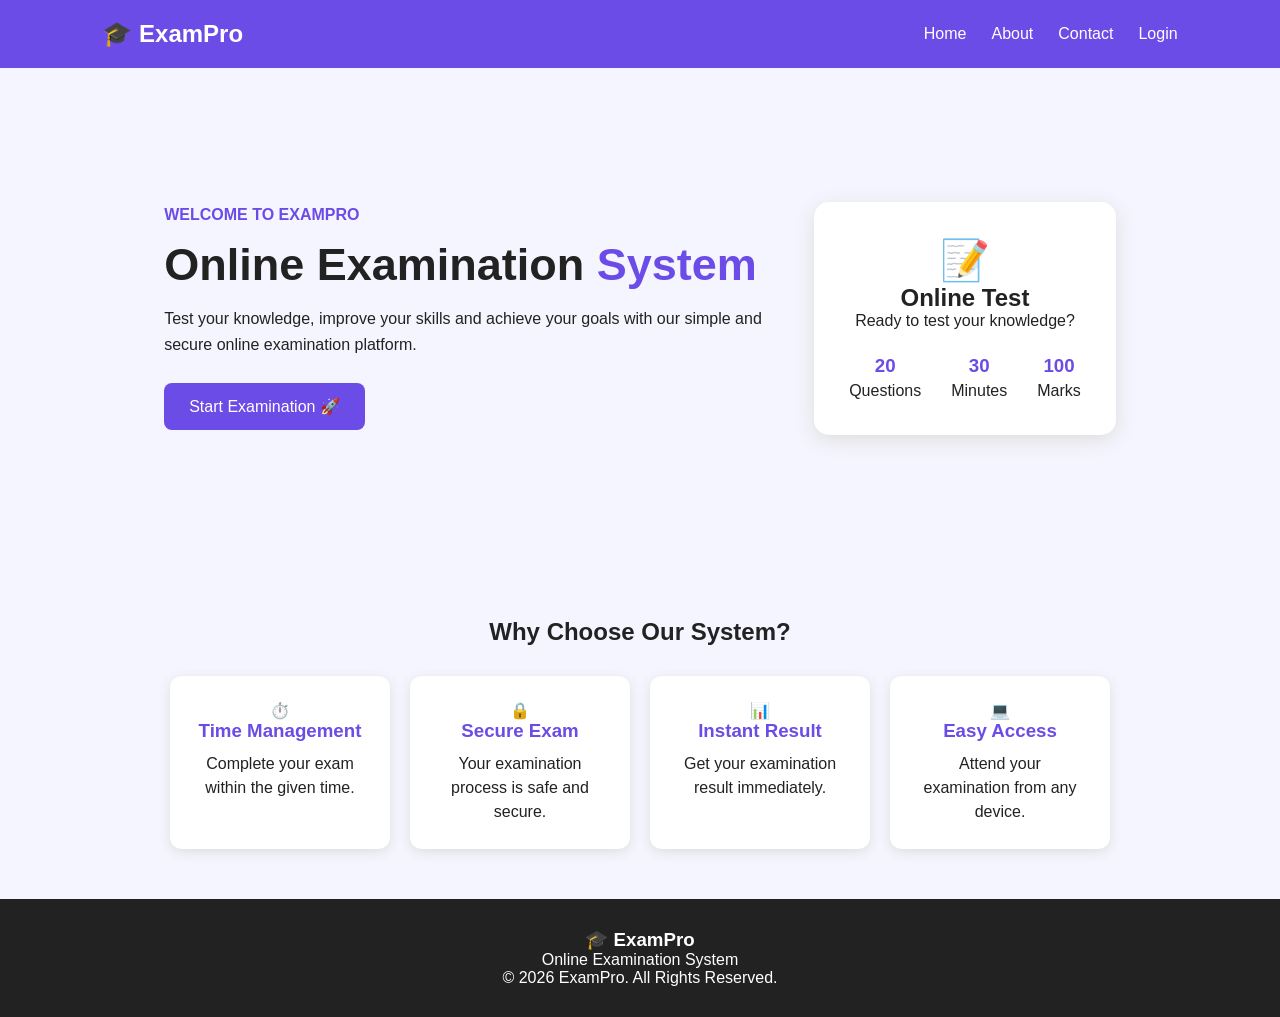
<file: index.html>
<!DOCTYPE html>
<html lang="en">

<head>
    <meta charset="UTF-8">
    <meta name="viewport" content="width=device-width, initial-scale=1.0">

    <title>Online Examination System</title>

    <link rel="stylesheet" href="css/style.css">
</head>

<body>

    <!-- Navigation Bar -->
    <nav class="navbar">

        <div class="logo">
            🎓 ExamPro
        </div>

        <div class="nav-links">
            <a href="index.html">Home</a>
            <a href="#">About</a>
            <a href="#">Contact</a>

            <!-- Login -->
            <a href="login.html">Login</a>
        </div>

    </nav>


    <!-- Main Section -->
    <section class="hero">

        <div class="hero-content">

            <p class="welcome">WELCOME TO EXAMPRO</p>

            <h1>
                Online Examination
                <span>System</span>
            </h1>

            <p class="description">
                Test your knowledge, improve your skills and
                achieve your goals with our simple and secure
                online examination platform.
            </p>

            <!-- Start Examination -->
            <button class="start-btn"
                onclick="window.location.href='login.html'">
                Start Examination 🚀
            </button>

        </div>


        <!-- Exam Card -->
        <div class="exam-card">

            <div class="exam-icon">
                📝
            </div>

            <h2>Online Test</h2>

            <p>Ready to test your knowledge?</p>

            <div class="exam-details">

                <div>
                    <h3>20</h3>
                    <p>Questions</p>
                </div>

                <div>
                    <h3>30</h3>
                    <p>Minutes</p>
                </div>

                <div>
                    <h3>100</h3>
                    <p>Marks</p>
                </div>

            </div>

        </div>

    </section>


    <!-- Features Section -->
    <section class="features">

        <h2>Why Choose Our System?</h2>

        <div class="feature-container">

            <div class="feature-box">
                <div>⏱️</div>
                <h3>Time Management</h3>
                <p>
                    Complete your exam within the given time.
                </p>
            </div>


            <div class="feature-box">
                <div>🔒</div>
                <h3>Secure Exam</h3>
                <p>
                    Your examination process is safe and secure.
                </p>
            </div>


            <div class="feature-box">
                <div>📊</div>
                <h3>Instant Result</h3>
                <p>
                    Get your examination result immediately.
                </p>
            </div>


            <div class="feature-box">
                <div>💻</div>
                <h3>Easy Access</h3>
                <p>
                    Attend your examination from any device.
                </p>
            </div>

        </div>

    </section>


    <!-- Footer -->
    <footer>

        <h3>🎓 ExamPro</h3>

        <p>Online Examination System</p>

        <p>© 2026 ExamPro. All Rights Reserved.</p>

    </footer>

</body>

</html>
</file>
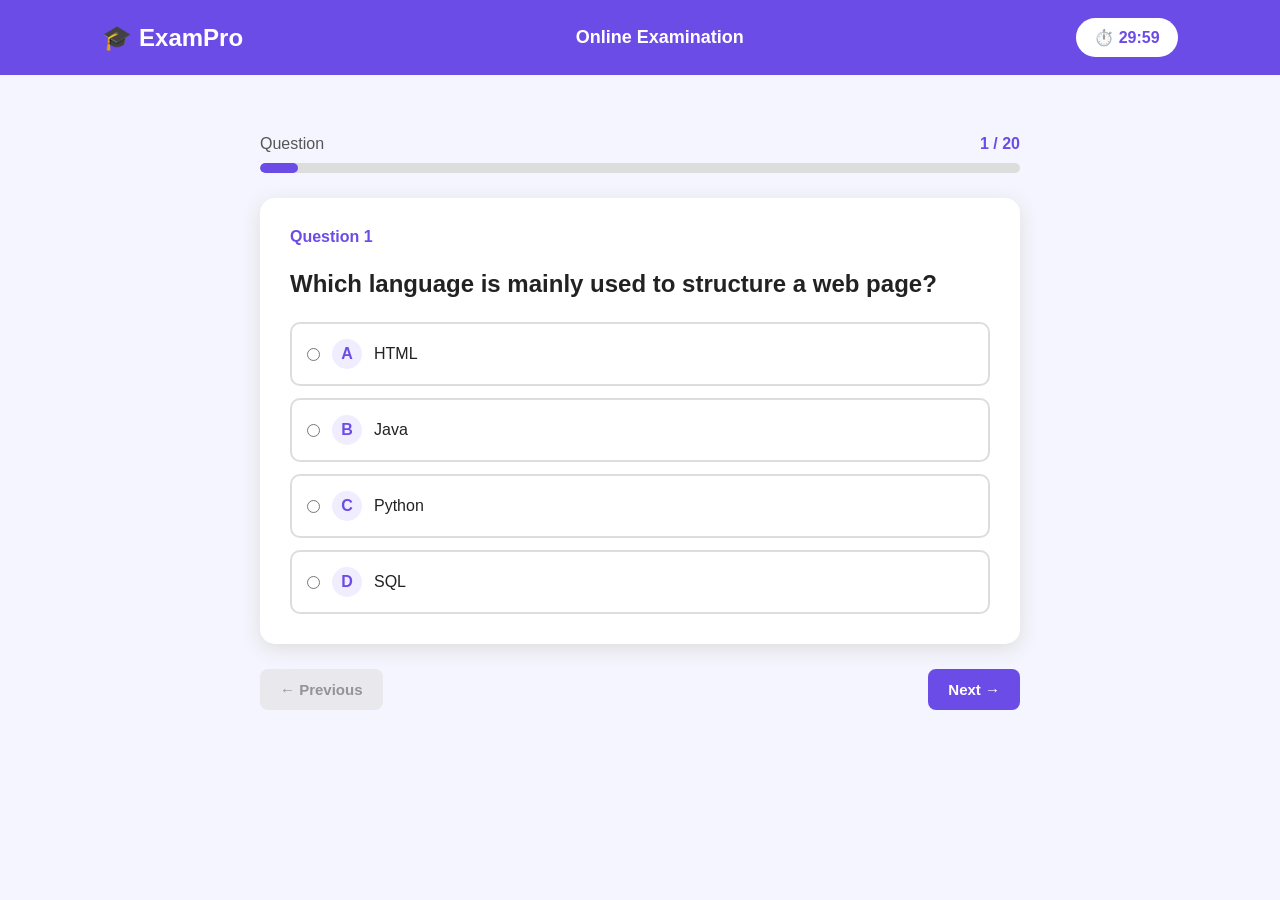
<file: exam.html>
<!DOCTYPE html>
<html lang="en">

<head>

    <meta charset="UTF-8">
    <meta name="viewport" content="width=device-width, initial-scale=1.0">

    <title>Online Exam | ExamPro</title>

    <link rel="stylesheet" href="css/style.css">

</head>


<body>

    <!-- Exam Header -->
    <header class="exam-top">

        <div class="exam-brand">
            🎓 ExamPro
        </div>

        <div class="exam-name">
            Online Examination
        </div>

        <div class="timer">
            ⏱️ <span id="timer">30:00</span>
        </div>

    </header>


    <!-- Exam Main Area -->
    <main class="exam-container">

        <!-- Progress -->
        <div class="progress-area">

            <div class="progress-text">

                <span>Question</span>

                <strong>
                    <span id="currentQuestion">1</span> / 20
                </strong>

            </div>


            <div class="progress-bar">

                <div
                    class="progress"
                    id="progress">
                </div>

            </div>

        </div>


        <!-- Question Card -->
        <div class="question-card">

            <div
                class="question-number"
                id="questionNumber">

                Question 1

            </div>


            <h2 id="question">
                Loading question...
            </h2>


            <!-- Options -->
            <div class="options">

                <label class="option">

                    <input
                        type="radio"
                        name="answer"
                        value="A">

                    <span class="option-letter">
                        A
                    </span>

                    <span id="optionA">
                        Option A
                    </span>

                </label>


                <label class="option">

                    <input
                        type="radio"
                        name="answer"
                        value="B">

                    <span class="option-letter">
                        B
                    </span>

                    <span id="optionB">
                        Option B
                    </span>

                </label>


                <label class="option">

                    <input
                        type="radio"
                        name="answer"
                        value="C">

                    <span class="option-letter">
                        C
                    </span>

                    <span id="optionC">
                        Option C
                    </span>

                </label>


                <label class="option">

                    <input
                        type="radio"
                        name="answer"
                        value="D">

                    <span class="option-letter">
                        D
                    </span>

                    <span id="optionD">
                        Option D
                    </span>

                </label>

            </div>

        </div>


        <!-- Buttons -->
        <div class="exam-buttons">

            <button
                type="button"
                id="previousBtn"
                class="previous-btn">

                ← Previous

            </button>


            <button
                type="button"
                id="nextBtn"
                class="next-btn">

                Next →

            </button>


            <button
                type="button"
                id="submitBtn"
                class="submit-btn">

                Submit Exam ✓

            </button>

        </div>

    </main>


    <!-- JavaScript -->
    <script src="script.js"></script>

</body>

</html>
</file>
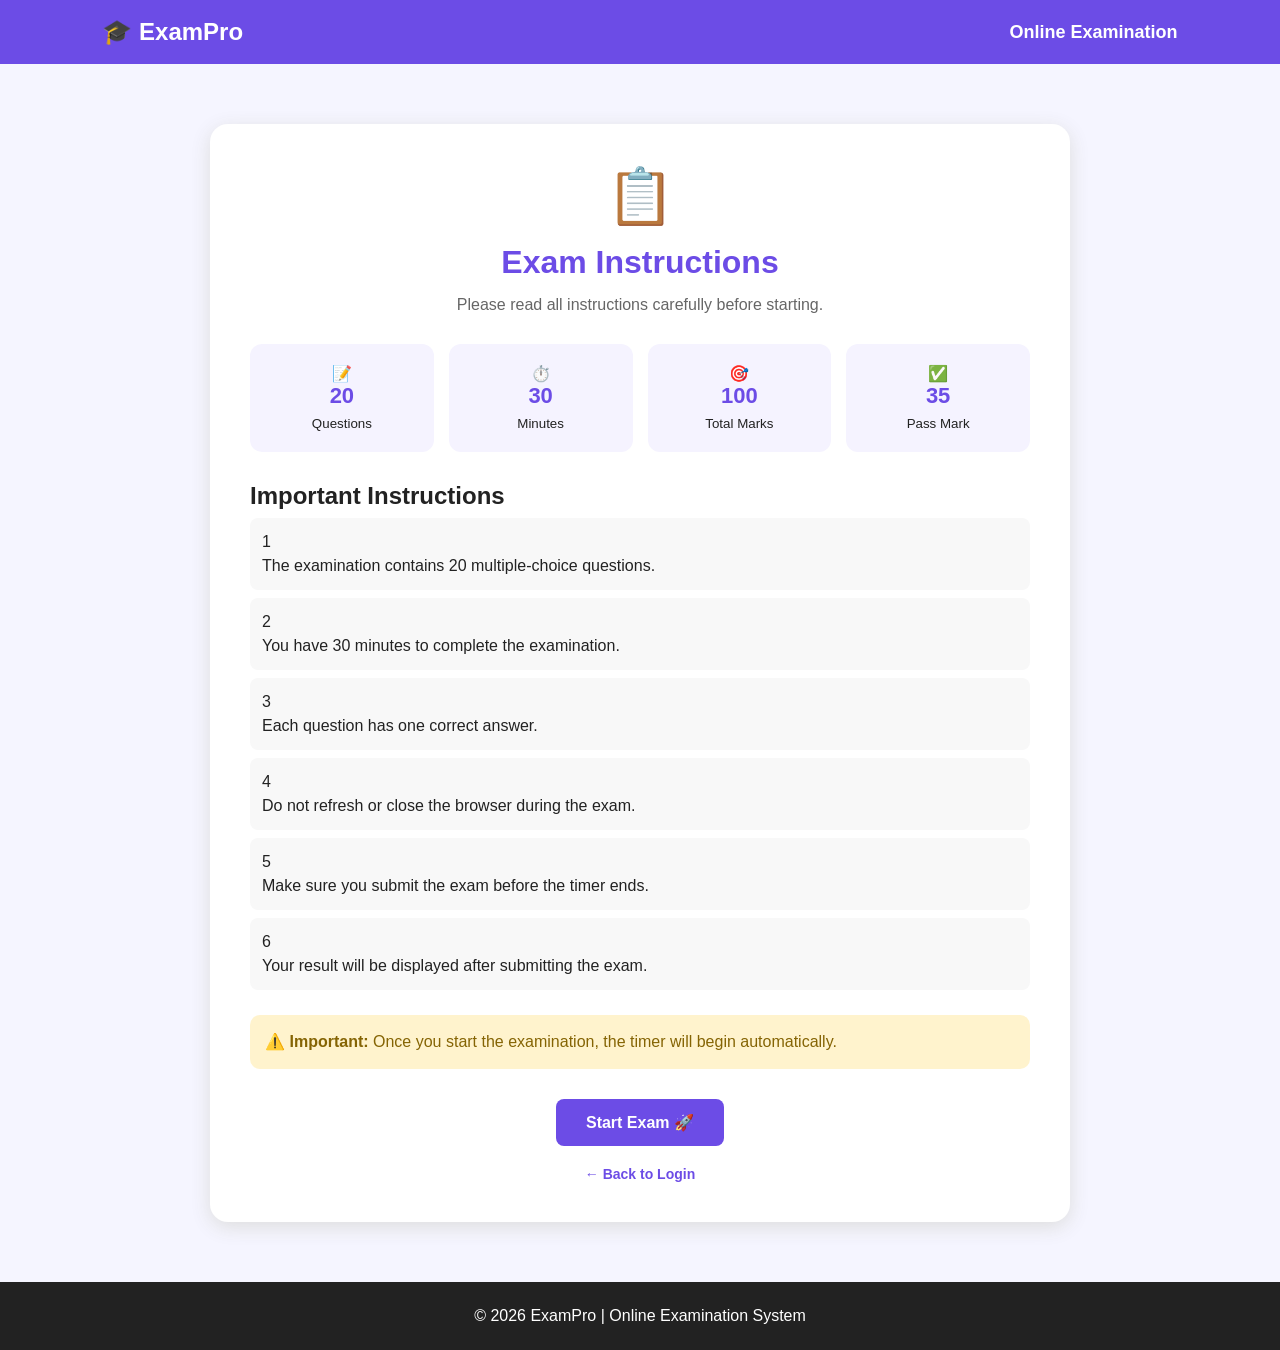
<file: instruction.html>
<!DOCTYPE html>
<html lang="en">

<head>
    <meta charset="UTF-8">
    <meta name="viewport" content="width=device-width, initial-scale=1.0">

    <title>Exam Instructions | ExamPro</title>

    <link rel="stylesheet" href="css/style.css">
</head>

<body>

    <!-- Header -->
    <header class="exam-header">

        <div class="exam-logo">
            🎓 ExamPro
        </div>

        <div class="exam-title">
            Online Examination
        </div>

    </header>


    <!-- Main Content -->
    <main class="instructions-page">

        <div class="instructions-card">

            <div class="instruction-icon">
                📋
            </div>

            <h1>Exam Instructions</h1>

            <p class="instruction-subtitle">
                Please read all instructions carefully before starting.
            </p>


            <!-- Exam Information -->
            <div class="exam-info">

                <div class="info-box">
                    <span>📝</span>
                    <strong>20</strong>
                    <small>Questions</small>
                </div>

                <div class="info-box">
                    <span>⏱️</span>
                    <strong>30</strong>
                    <small>Minutes</small>
                </div>

                <div class="info-box">
                    <span>🎯</span>
                    <strong>100</strong>
                    <small>Total Marks</small>
                </div>

                <div class="info-box">
                    <span>✅</span>
                    <strong>35</strong>
                    <small>Pass Mark</small>
                </div>

            </div>


            <!-- Rules -->
            <div class="rules">

                <h2>Important Instructions</h2>

                <div class="rule">
                    <span>1</span>
                    <p>
                        The examination contains 20 multiple-choice questions.
                    </p>
                </div>

                <div class="rule">
                    <span>2</span>
                    <p>
                        You have 30 minutes to complete the examination.
                    </p>
                </div>

                <div class="rule">
                    <span>3</span>
                    <p>
                        Each question has one correct answer.
                    </p>
                </div>

                <div class="rule">
                    <span>4</span>
                    <p>
                        Do not refresh or close the browser during the exam.
                    </p>
                </div>

                <div class="rule">
                    <span>5</span>
                    <p>
                        Make sure you submit the exam before the timer ends.
                    </p>
                </div>

                <div class="rule">
                    <span>6</span>
                    <p>
                        Your result will be displayed after submitting the exam.
                    </p>
                </div>

            </div>


            <!-- Warning -->
            <div class="warning">
                ⚠️ <strong>Important:</strong>
                Once you start the examination, the timer will begin automatically.
            </div>


            <!-- Start Button -->
            <div class="start-area">

                <a href="exam.html" class="start-exam-btn">
                    Start Exam 🚀
                </a>

            </div>


            <a href="login.html" class="back-login">
                ← Back to Login
            </a>

        </div>

    </main>


    <!-- Footer -->
    <footer class="exam-footer">

        <p>
            © 2026 ExamPro | Online Examination System
        </p>

    </footer>

</body>

</html>
</file>
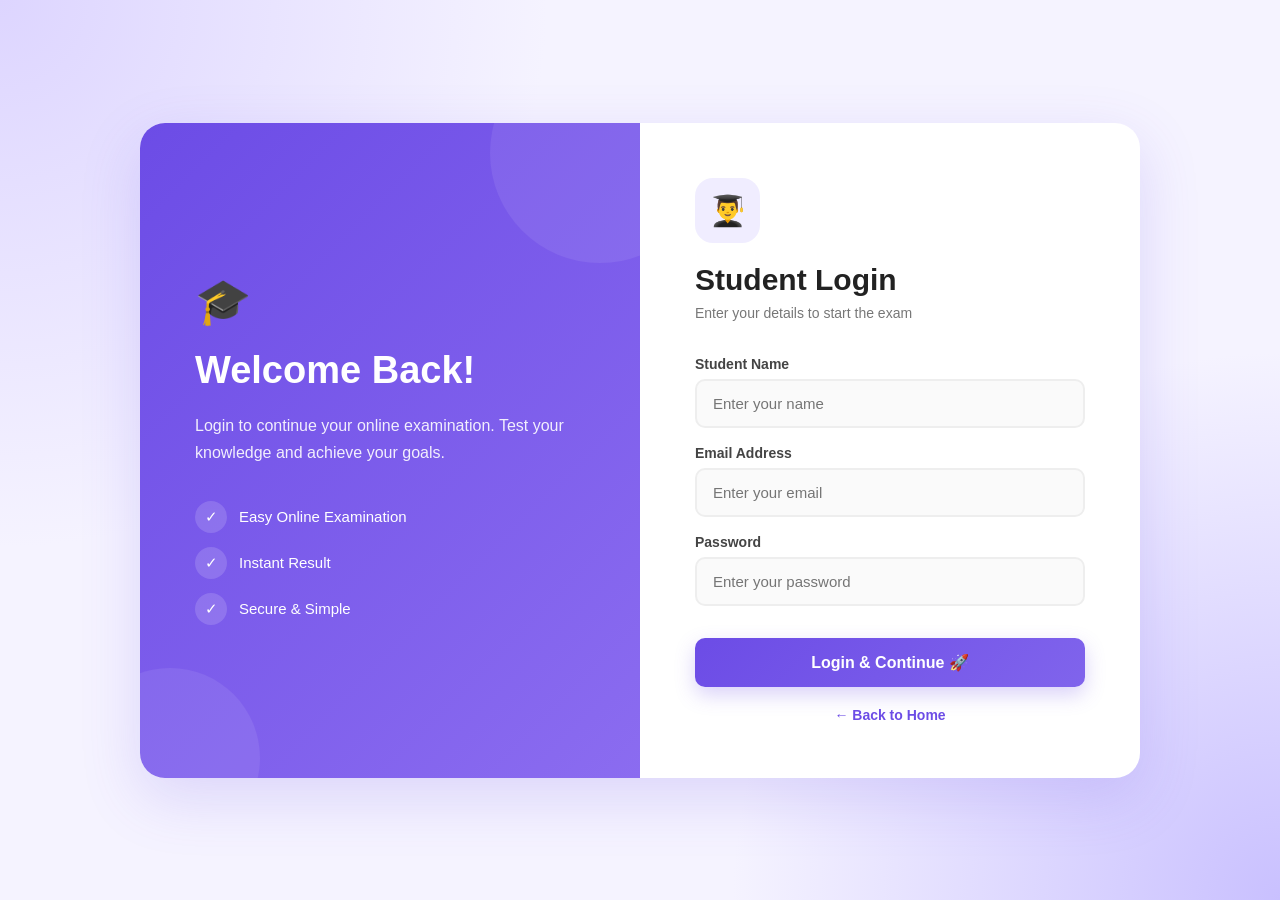
<file: login.html>
<!DOCTYPE html>
<html lang="en">

<head>

    <meta charset="UTF-8">
    <meta name="viewport" content="width=device-width, initial-scale=1.0">

    <title>Student Login | ExamPro</title>

    <link rel="stylesheet" href="css/style.css">

</head>


<body>

    <div class="login-page">

        <div class="login-container">


            <!-- LEFT SIDE -->
            <div class="login-left">

                <div class="login-logo">
                    🎓
                </div>

                <h1>
                    Welcome Back!
                </h1>

                <p>
                    Login to continue your online examination.
                    Test your knowledge and achieve your goals.
                </p>


                <div class="login-features">

                    <div class="login-feature">
                        <span class="login-feature-icon">✓</span>
                        Easy Online Examination
                    </div>

                    <div class="login-feature">
                        <span class="login-feature-icon">✓</span>
                        Instant Result
                    </div>

                    <div class="login-feature">
                        <span class="login-feature-icon">✓</span>
                        Secure & Simple
                    </div>

                </div>

            </div>


            <!-- RIGHT SIDE -->
            <div class="login-right">

                <div class="login-icon">
                    👨‍🎓
                </div>

                <h2>
                    Student Login
                </h2>

                <p class="login-subtitle">
                    Enter your details to start the exam
                </p>


                <!-- LOGIN FORM -->
                <form id="loginForm" class="login-form">


                    <!-- Student Name -->
                    <label for="studentName">
                        Student Name
                    </label>

                    <input
                        type="text"
                        id="studentName"
                        name="studentName"
                        placeholder="Enter your name"
                        required
                    >


                    <!-- Email -->
                    <label for="email">
                        Email Address
                    </label>

                    <input
                        type="email"
                        id="email"
                        name="email"
                        placeholder="Enter your email"
                        required
                    >


                    <!-- Password -->
                    <label for="password">
                        Password
                    </label>

                    <input
                        type="password"
                        id="password"
                        name="password"
                        placeholder="Enter your password"
                        required
                    >


                    <!-- Login Button -->
                    <button
                        type="submit"
                        class="login-btn">

                        Login & Continue 🚀

                    </button>

                </form>


                <!-- Back Home -->
                <a
                    href="index.html"
                    class="back-login">

                    ← Back to Home

                </a>

            </div>

        </div>

    </div>


    <!-- Login JavaScript -->
    <script>

        document
            .getElementById("loginForm")
            .addEventListener("submit", function(event) {

                event.preventDefault();


                const studentName =
                    document.getElementById("studentName").value;

                const email =
                    document.getElementById("email").value;


                // Save student details
                localStorage.setItem(
                    "studentName",
                    studentName
                );

                localStorage.setItem(
                    "studentEmail",
                    email
                );


                // Go to instruction page
                window.location.href =
                    "instruction.html";

            });

    </script>

</body>

</html>
</file>
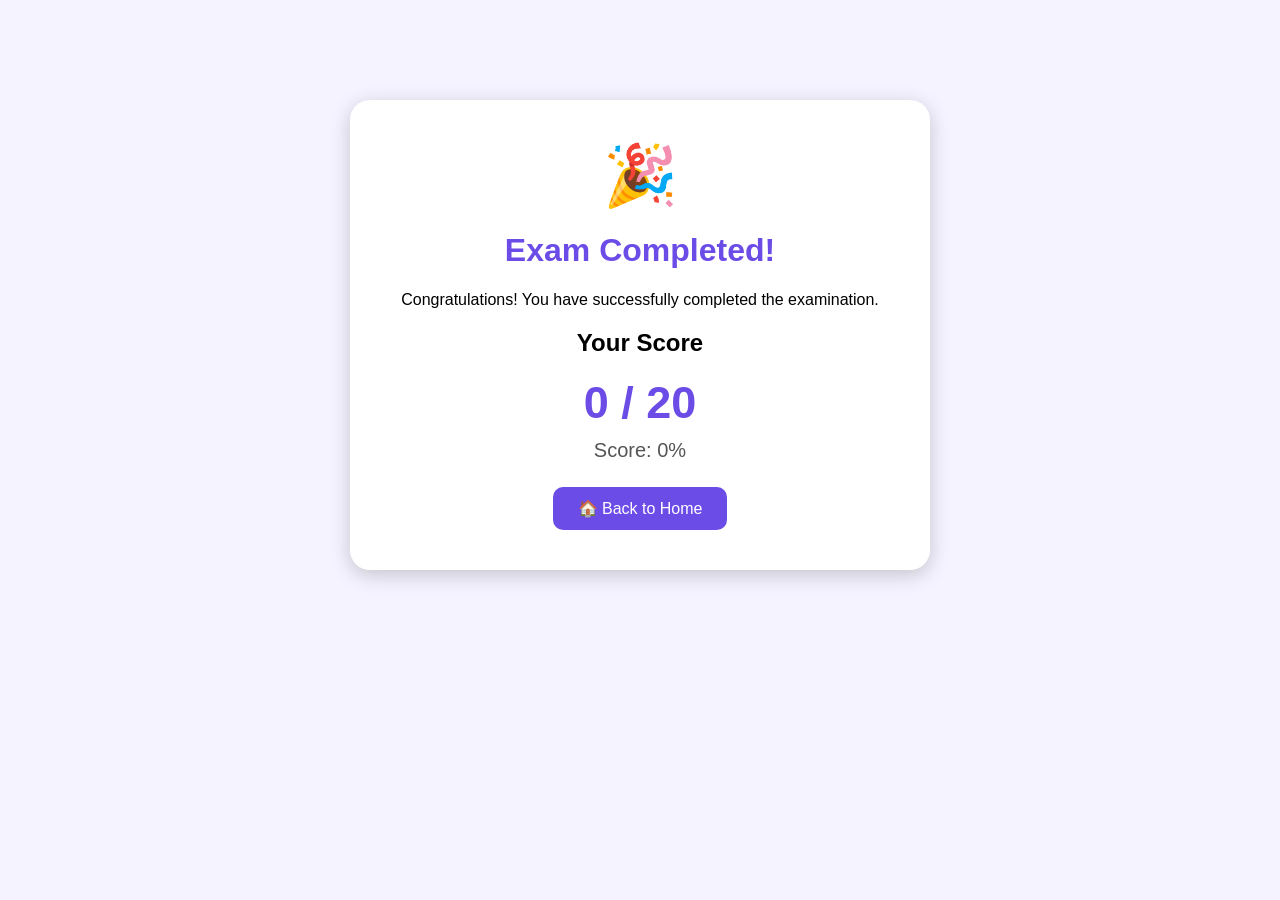
<file: result.html>
<!DOCTYPE html>
<html lang="en">

<head>

    <meta charset="UTF-8">

    <meta name="viewport" content="width=device-width, initial-scale=1.0">

    <title>Exam Result | ExamPro</title>

    <style>

        body {
            font-family: Arial, sans-serif;
            background: #f5f3ff;
            text-align: center;
            padding-top: 100px;
            margin: 0;
        }

        .result {
            background: white;
            width: 500px;
            max-width: 80%;
            margin: auto;
            padding: 40px;
            border-radius: 20px;
            box-shadow: 0 5px 20px rgba(0,0,0,0.2);
        }

        h1 {
            color: #6c4ce6;
        }

        .score {
            font-size: 45px;
            color: #6c4ce6;
            font-weight: bold;
            margin-top: 20px;
        }

        .percentage {
            font-size: 20px;
            color: #555;
            margin-top: 10px;
        }

        a {
            display: inline-block;
            margin-top: 25px;
            padding: 12px 25px;
            background: #6c4ce6;
            color: white;
            text-decoration: none;
            border-radius: 10px;
        }

    </style>

</head>


<body>

    <div class="result">

        <div style="font-size:60px;">
            🎉
        </div>

        <h1>
            Exam Completed!
        </h1>

        <p id="studentMessage">
            Congratulations! You have successfully completed the examination.
        </p>

        <h2>
            Your Score
        </h2>

        <div class="score">

            <span id="score">0</span>
            /
            <span id="total">20</span>

        </div>


        <div class="percentage">

            Score:
            <span id="percentage">0%</span>

        </div>


        <a href="index.html">
            🏠 Back to Home
        </a>

    </div>


    <script>

        // Get student name
        const studentName = localStorage.getItem("studentName");

        if (studentName) {
            document.getElementById("studentMessage").textContent =
                "Congratulations " + studentName +
                "! You have successfully completed the examination.";
        }


        // Get score
        const score = localStorage.getItem("examScore");

        // Get total questions
        const total = localStorage.getItem("examTotal");


        if (score !== null) {
            document.getElementById("score").textContent = score;
        }


        if (total !== null) {
            document.getElementById("total").textContent = total;
        }


        // Calculate percentage
        if (score !== null && total !== null) {

            const percentage =
                (Number(score) / Number(total)) * 100;

            document.getElementById("percentage").textContent =
                percentage.toFixed(0) + "%";
        }

    </script>

</body>

</html>
</file>
<file: css/style.css>
/* ========================================
   GLOBAL
======================================== */

* {
    margin: 0;
    padding: 0;
    box-sizing: border-box;
}

body {
    font-family: Arial, sans-serif;
    background: #f5f5ff;
    color: #222;
}

a {
    text-decoration: none;
}

button {
    font-family: Arial, sans-serif;
}


/* ========================================
   HOME PAGE - NAVBAR
======================================== */

.navbar {
    display: flex;
    justify-content: space-between;
    align-items: center;
    padding: 20px 8%;
    background: #6c4ce6;
    color: white;
}

.logo {
    font-size: 24px;
    font-weight: bold;
}

.nav-links {
    display: flex;
    align-items: center;
}

.nav-links a {
    color: white;
    margin-left: 25px;
    font-weight: 500;
}

.nav-links a:hover {
    opacity: 0.8;
}


/* ========================================
   HOME PAGE - HERO
======================================== */

.hero {
    display: flex;
    justify-content: center;
    align-items: center;
    gap: 50px;
    padding: 80px 8%;
    min-height: 500px;
}

.hero-content {
    max-width: 600px;
}

.welcome {
    color: #6c4ce6;
    font-weight: bold;
}

.hero h1 {
    font-size: 45px;
    margin: 15px 0;
}

.hero h1 span {
    color: #6c4ce6;
}

.description {
    line-height: 1.6;
    margin-bottom: 25px;
}

.start-btn {
    padding: 14px 25px;
    border: none;
    border-radius: 8px;
    background: #6c4ce6;
    color: white;
    font-size: 16px;
    cursor: pointer;
}

.start-btn:hover {
    background: #5738c7;
}


/* ========================================
   HOME PAGE - EXAM CARD
======================================== */

.exam-card {
    background: white;
    padding: 35px;
    border-radius: 15px;
    text-align: center;
    box-shadow: 0 5px 20px #ddd;
}

.exam-icon {
    font-size: 40px;
}

.exam-details {
    display: flex;
    justify-content: center;
    gap: 30px;
    margin-top: 25px;
}

.exam-details h3 {
    color: #6c4ce6;
    margin-bottom: 5px;
}


/* ========================================
   HOME PAGE - FEATURES
======================================== */

.features {
    text-align: center;
    padding: 50px 8%;
}

.features h2 {
    margin-bottom: 10px;
}

.feature-container {
    display: flex;
    justify-content: center;
    gap: 20px;
    margin-top: 30px;
}

.feature-box {
    background: white;
    padding: 25px;
    border-radius: 12px;
    width: 220px;
    box-shadow: 0 3px 12px #ddd;
}

.feature-box h3 {
    margin-bottom: 10px;
    color: #6c4ce6;
}

.feature-box p {
    line-height: 1.5;
}


/* ========================================
   LOGIN PAGE
======================================== */

.login-page {
    min-height: 100vh;
    padding: 40px 20px;
    display: flex;
    justify-content: center;
    align-items: center;
}

.login-container {
    width: 100%;
    max-width: 1000px;
    display: flex;
    background: white;
    border-radius: 20px;
    overflow: hidden;
    box-shadow: 0 5px 25px #ddd;
}

.login-left {
    flex: 1;
    padding: 50px;
    background: #6c4ce6;
    color: white;
}

.login-left h1 {
    font-size: 40px;
    margin-bottom: 15px;
}

.login-left p {
    line-height: 1.6;
}

.login-features {
    margin-top: 30px;
    line-height: 2;
}

.login-right {
    flex: 1;
    padding: 50px;
}

.login-right h2 {
    margin-bottom: 10px;
    color: #222;
}

.login-subtitle {
    color: #666;
    margin-bottom: 25px;
}


/* Login Form */

.login-form {
    display: flex;
    flex-direction: column;
    gap: 8px;
}

.login-form label {
    font-weight: bold;
    margin-top: 10px;
}

.login-form input {
    width: 100%;
    padding: 13px;
    border: 1px solid #ccc;
    border-radius: 8px;
    font-size: 15px;
    outline: none;
}

.login-form input:focus {
    border-color: #6c4ce6;
}

.login-btn {
    width: 100%;
    margin-top: 20px;
    padding: 14px;
    border: none;
    border-radius: 8px;
    background: #6c4ce6;
    color: white;
    font-size: 16px;
    font-weight: bold;
    cursor: pointer;
}

.login-btn:hover {
    background: #5738c7;
}


/* Login Back Link */

.back-login,
.back-home {
    display: inline-block;
    margin-top: 20px;
    color: #6c4ce6;
    font-weight: bold;
}

.back-login:hover,
.back-home:hover {
    text-decoration: underline;
}


/* ========================================
   INSTRUCTION PAGE HEADER
======================================== */

.exam-header {
    display: flex;
    justify-content: space-between;
    align-items: center;
    padding: 18px 8%;
    background: #6c4ce6;
    color: white;
}

.exam-logo {
    font-size: 24px;
    font-weight: bold;
}

.exam-title {
    font-size: 18px;
    font-weight: bold;
}


/* ========================================
   INSTRUCTION PAGE
======================================== */

.instructions-page {
    max-width: 900px;
    margin: 40px auto;
    padding: 20px;
}

.instructions-card {
    background: white;
    padding: 40px;
    border-radius: 18px;
    box-shadow: 0 5px 20px #ddd;
}

.instruction-icon {
    text-align: center;
    font-size: 55px;
}

.instructions-card h1 {
    text-align: center;
    color: #6c4ce6;
    margin: 15px 0;
}

.instruction-subtitle {
    text-align: center;
    color: #666;
    margin-bottom: 25px;
}


/* Exam Information */

.exam-info {
    display: grid;
    grid-template-columns: repeat(4, 1fr);
    gap: 15px;
    margin: 30px 0;
}

.info-box {
    background: #f5f3ff;
    padding: 20px;
    text-align: center;
    border-radius: 12px;
}

.info-box strong {
    display: block;
    color: #6c4ce6;
    font-size: 22px;
    margin-bottom: 5px;
}


/* Rules */

.rules {
    margin-top: 25px;
}

.rule {
    padding: 12px;
    margin: 8px 0;
    background: #f8f8f8;
    border-radius: 8px;
    line-height: 1.5;
}


/* Warning */

.warning {
    margin-top: 25px;
    padding: 15px;
    background: #fff3cd;
    border-radius: 10px;
    color: #856404;
    line-height: 1.5;
}


/* Start Exam */

.start-area {
    text-align: center;
    margin-top: 30px;
}

.start-exam-btn {
    display: inline-block;
    padding: 14px 30px;
    background: #6c4ce6;
    color: white;
    border-radius: 8px;
    font-weight: bold;
}

.start-exam-btn:hover {
    background: #5738c7;
}


/* Instruction Footer */

.exam-footer {
    text-align: center;
    padding: 25px;
    background: #222;
    color: white;
}


/* ========================================
   EXAM PAGE HEADER
======================================== */

.exam-top {
    display: flex;
    justify-content: space-between;
    align-items: center;
    padding: 18px 8%;
    background: #6c4ce6;
    color: white;
}

.exam-brand {
    font-size: 24px;
    font-weight: bold;
}

.exam-name {
    font-size: 18px;
    font-weight: bold;
}


/* Timer */

.timer {
    background: white;
    color: #6c4ce6;
    padding: 10px 18px;
    border-radius: 20px;
    font-weight: bold;
}


/* ========================================
   EXAM CONTAINER
======================================== */

.exam-container {
    max-width: 800px;
    margin: 40px auto;
    padding: 20px;
}


/* ========================================
   PROGRESS
======================================== */

.progress-area {
    margin-bottom: 20px;
}

.progress-text {
    display: flex;
    justify-content: space-between;
    margin-bottom: 10px;
    color: #555;
}

.progress-text strong {
    color: #6c4ce6;
}

.progress-bar {
    width: 100%;
    height: 10px;
    background: #ddd;
    border-radius: 10px;
    overflow: hidden;
}

.progress {
    height: 100%;
    width: 5%;
    background: #6c4ce6;
    border-radius: 10px;
    transition: width 0.3s ease;
}


/* ========================================
   QUESTION CARD
======================================== */

.question-card {
    background: white;
    padding: 30px;
    margin-top: 25px;
    border-radius: 15px;
    box-shadow: 0 5px 20px #ddd;
}

.question-number {
    color: #6c4ce6;
    font-weight: bold;
}

.question-card h2 {
    margin: 20px 0;
    line-height: 1.5;
}


/* ========================================
   OPTIONS
======================================== */

.options {
    display: flex;
    flex-direction: column;
    gap: 12px;
}

.option {
    display: flex;
    align-items: center;
    padding: 15px;
    border: 2px solid #ddd;
    border-radius: 10px;
    cursor: pointer;
    transition: 0.2s;
}

.option:hover {
    border-color: #6c4ce6;
    background: #f8f6ff;
}

.option input {
    margin-right: 12px;
}

.option-letter {
    display: inline-flex;
    justify-content: center;
    align-items: center;
    width: 30px;
    height: 30px;
    margin-right: 12px;
    border-radius: 50%;
    background: #f0edff;
    color: #6c4ce6;
    font-weight: bold;
}


/* ========================================
   EXAM BUTTONS
======================================== */

.exam-buttons {
    display: flex;
    justify-content: space-between;
    gap: 15px;
    margin-top: 25px;
}

.exam-buttons button {
    padding: 12px 20px;
    border: none;
    border-radius: 8px;
    cursor: pointer;
    font-size: 15px;
    font-weight: bold;
}


/* Previous */

.previous-btn {
    background: #ddd;
    color: #333;
}

.previous-btn:hover {
    background: #ccc;
}


/* Next */

.next-btn {
    background: #6c4ce6;
    color: white;
}

.next-btn:hover {
    background: #5738c7;
}


/* Submit */

.submit-btn {
    background: #28a745;
    color: white;
}

.submit-btn:hover {
    background: #218838;
}


/* Disabled Previous */

.previous-btn:disabled {
    opacity: 0.5;
    cursor: not-allowed;
}


/* ========================================
   FOOTER
======================================== */

footer {
    text-align: center;
    padding: 30px;
    background: #222;
    color: white;
}


/* ========================================
   MOBILE RESPONSIVE
======================================== */

@media (max-width: 700px) {

    /* Navbar */

    .navbar {
        flex-direction: column;
        gap: 15px;
        padding: 18px 5%;
    }

    .nav-links a {
        margin: 0 8px;
    }


    /* Home */

    .hero {
        flex-direction: column;
        text-align: center;
        padding: 50px 5%;
    }

    .hero h1 {
        font-size: 35px;
    }

    .exam-details {
        flex-wrap: wrap;
    }

    .feature-container {
        flex-direction: column;
        align-items: center;
    }


    /* Login */

    .login-page {
        padding: 20px;
    }

    .login-container {
        flex-direction: column;
    }

    .login-left,
    .login-right {
        padding: 30px;
    }

    .login-left h1 {
        font-size: 30px;
    }


    /* Instruction */

    .exam-header {
        flex-direction: column;
        gap: 10px;
        text-align: center;
    }

    .instructions-page {
        margin: 20px auto;
        padding: 15px;
    }

    .instructions-card {
        padding: 25px;
    }

    .exam-info {
        grid-template-columns: repeat(2, 1fr);
    }


    /* Exam */

    .exam-top {
        flex-direction: column;
        gap: 12px;
        text-align: center;
    }

    .exam-container {
        margin: 20px auto;
        padding: 15px;
    }

    .question-card {
        padding: 20px;
    }

    .exam-buttons {
        flex-wrap: wrap;
    }

    .exam-buttons button {
        flex: 1;
        min-width: 120px;
    }

}


/* ========================================
   SMALL MOBILE
======================================== */

@media (max-width: 450px) {

    .hero h1 {
        font-size: 30px;
    }

    .exam-info {
        grid-template-columns: 1fr;
    }

    .instructions-card {
        padding: 20px;
    }

    .exam-buttons {
        flex-direction: column;
    }

    .exam-buttons button {
        width: 100%;
    }

}
/* ========================================
   ATTRACTIVE LOGIN PAGE
======================================== */

.login-page {
    min-height: 100vh;
    padding: 40px 20px;
    display: flex;
    justify-content: center;
    align-items: center;

    background:
        radial-gradient(circle at top left, #ddd5ff, transparent 35%),
        radial-gradient(circle at bottom right, #c9c0ff, transparent 35%),
        #f5f3ff;
}


/* Main Login Card */

.login-container {
    width: 100%;
    max-width: 1000px;
    min-height: 570px;

    display: flex;

    background: white;
    border-radius: 25px;
    overflow: hidden;

    box-shadow:
        0 20px 60px rgba(108, 76, 230, 0.18);

    animation: loginAppear 0.6s ease;
}


/* ========================================
   LEFT SIDE
======================================== */

.login-left {
    flex: 1;

    padding: 55px;

    background:
        linear-gradient(
            135deg,
            #6c4ce6,
            #8b6cf0
        );

    color: white;

    display: flex;
    flex-direction: column;
    justify-content: center;

    position: relative;
    overflow: hidden;
}


/* Decorative circles */

.login-left::before {
    content: "";

    position: absolute;

    width: 220px;
    height: 220px;

    border-radius: 50%;

    background: rgba(255, 255, 255, 0.08);

    top: -80px;
    right: -70px;
}


.login-left::after {
    content: "";

    position: absolute;

    width: 180px;
    height: 180px;

    border-radius: 50%;

    background: rgba(255, 255, 255, 0.08);

    bottom: -70px;
    left: -60px;
}


/* Logo */

.login-logo {
    font-size: 45px;
    margin-bottom: 20px;
}


/* Left Heading */

.login-left h1 {
    font-size: 38px;
    line-height: 1.2;
    margin-bottom: 18px;
}

.login-left h1 span {
    color: #fff;
}


/* Left Description */

.login-left p {
    font-size: 16px;
    line-height: 1.7;
    opacity: 0.9;
    max-width: 400px;
}


/* Features */

.login-features {
    margin-top: 35px;

    display: flex;
    flex-direction: column;
    gap: 14px;
}


.login-feature {
    display: flex;
    align-items: center;
    gap: 12px;

    font-size: 15px;
}


.login-feature-icon {
    width: 32px;
    height: 32px;

    display: flex;
    justify-content: center;
    align-items: center;

    background: rgba(255,255,255,0.15);

    border-radius: 50%;
}


/* ========================================
   RIGHT SIDE
======================================== */

.login-right {
    flex: 1;

    padding: 55px;

    display: flex;
    flex-direction: column;
    justify-content: center;
}


/* Login Icon */

.login-icon {
    width: 65px;
    height: 65px;

    display: flex;
    justify-content: center;
    align-items: center;

    background: #f0edff;

    border-radius: 18px;

    font-size: 30px;

    margin-bottom: 20px;
}


/* Heading */

.login-right h2 {
    font-size: 30px;
    margin-bottom: 8px;
    color: #222;
}


/* Subtitle */

.login-subtitle {
    color: #777;
    font-size: 14px;
    margin-bottom: 25px;
}


/* ========================================
   FORM
======================================== */

.login-form {
    display: flex;
    flex-direction: column;
    gap: 7px;
}


/* Labels */

.login-form label {
    font-size: 14px;
    font-weight: bold;

    color: #444;

    margin-top: 10px;
}


/* Inputs */

.login-form input {
    width: 100%;

    padding: 14px 16px;

    border: 2px solid #eee;

    border-radius: 10px;

    font-size: 15px;

    outline: none;

    background: #fafafa;

    transition: 0.3s;
}


.login-form input:focus {
    border-color: #6c4ce6;

    background: white;

    box-shadow:
        0 0 0 4px rgba(108, 76, 230, 0.08);
}


/* ========================================
   LOGIN BUTTON
======================================== */

.login-btn {
    width: 100%;

    margin-top: 25px;

    padding: 15px;

    border: none;

    border-radius: 10px;

    background:
        linear-gradient(
            135deg,
            #6c4ce6,
            #8064ec
        );

    color: white;

    font-size: 16px;

    font-weight: bold;

    cursor: pointer;

    box-shadow:
        0 8px 20px rgba(108, 76, 230, 0.25);

    transition: 0.3s;
}


.login-btn:hover {
    transform: translateY(-2px);

    box-shadow:
        0 12px 25px rgba(108, 76, 230, 0.35);
}


.login-btn:active {
    transform: translateY(0);
}


/* ========================================
   BACK HOME
======================================== */

.back-login {
    display: block;

    text-align: center;

    margin-top: 20px;

    color: #6c4ce6;

    font-size: 14px;

    font-weight: bold;
}


.back-login:hover {
    text-decoration: underline;
}


/* ========================================
   ANIMATION
======================================== */

@keyframes loginAppear {

    from {
        opacity: 0;
        transform: translateY(20px);
    }

    to {
        opacity: 1;
        transform: translateY(0);
    }

}


/* ========================================
   LOGIN MOBILE
======================================== */

@media (max-width: 700px) {

    .login-page {
        padding: 20px;
    }

    .login-container {
        flex-direction: column;
        min-height: auto;
    }

    .login-left {
        padding: 35px 30px;
    }

    .login-left h1 {
        font-size: 30px;
    }

    .login-right {
        padding: 35px 30px;
    }

    .login-right h2 {
        font-size: 26px;
    }

}
</file>
